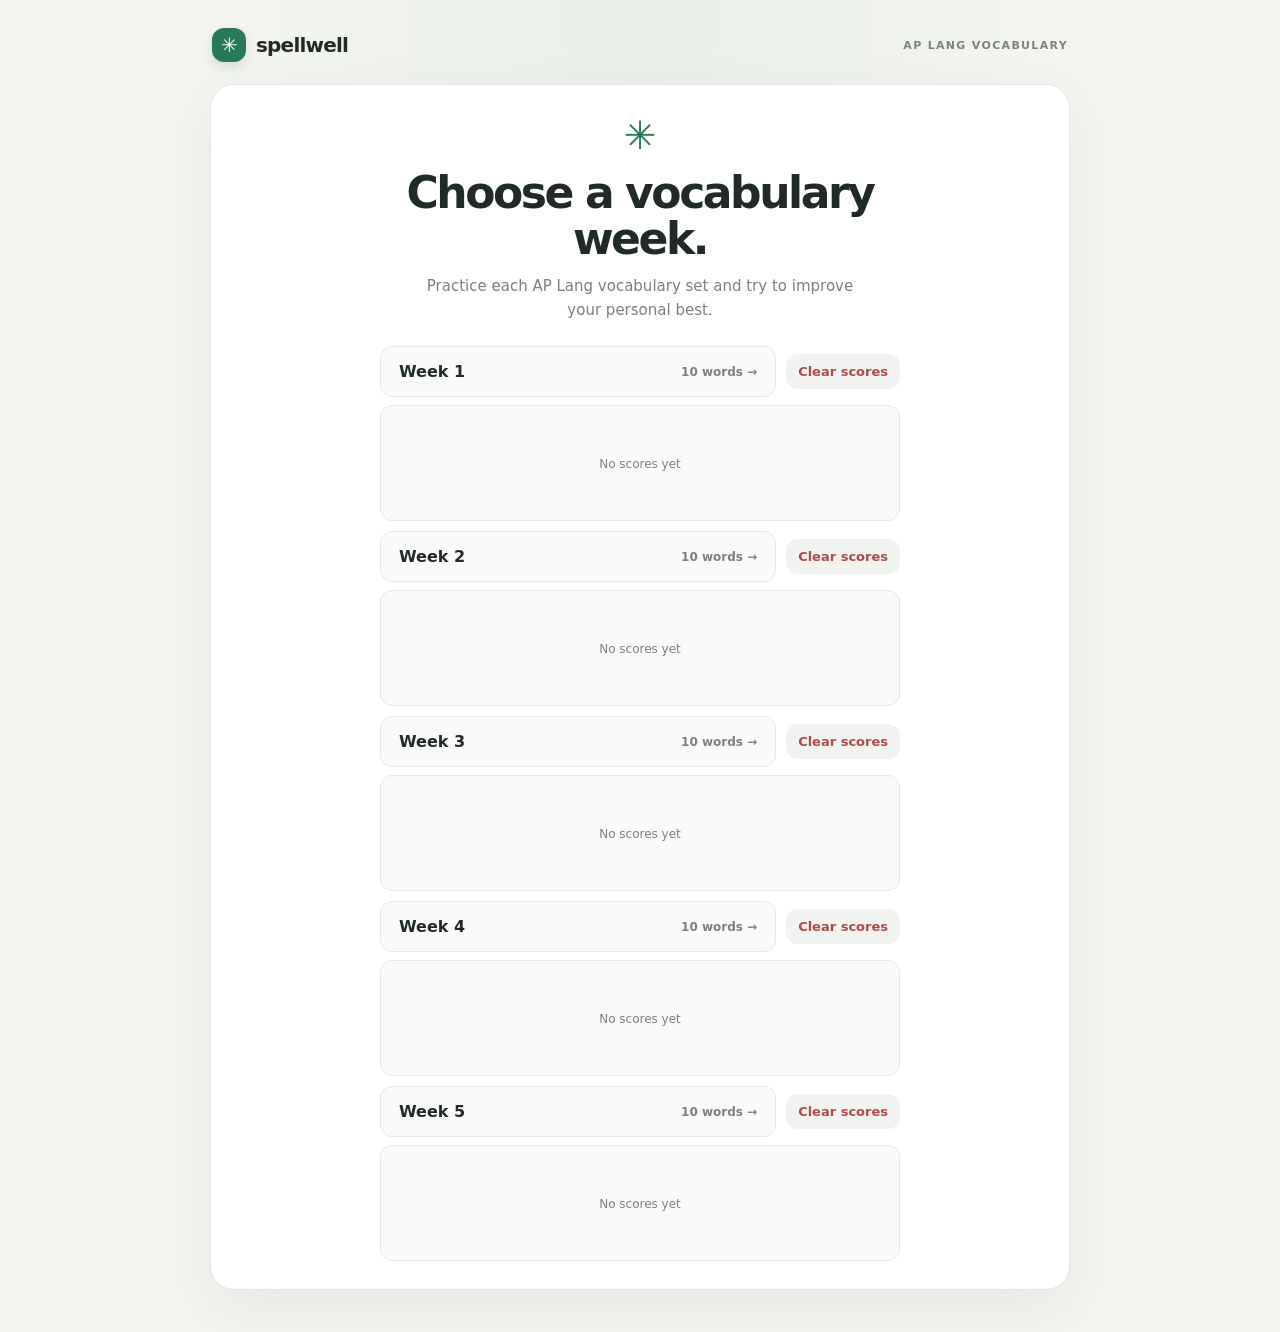
<file: index.html>
<!doctype html>
<html lang="en">

<head>
  <meta charset="utf-8">
  <meta name="viewport" content="width=device-width,initial-scale=1">
  <meta name="theme-color" content="#f5f5f0">
  <title>AP Lang Vocabulary — Spellwell</title>
  <link rel="stylesheet" href="style.css">
</head>

<body>
  <div class="shell">
    <header class="top">
      <a class="brand" href="index.html" aria-label="Go to vocabulary home"><span class="mark">✳</span><span>spellwell</span></a>
      <div class="course">AP Lang Vocabulary</div>
    </header>
    <main class="panel">
      <section class="screen">
        <div class="intro">
          <div class="spark">✳</div>
          <h1>Choose a vocabulary week.</h1>
          <p class="sub">Practice each AP Lang vocabulary set and try to improve your personal best.</p>
          <nav class="week-list" aria-label="Vocabulary weeks">
        <div class="week-row" data-week="1"><a class="week-link" href="week-1.html"><span>Week 1</span><small>10 words →</small></a><button class="clear-scores btn secondary" type="button" data-clear-week="1" aria-label="Clear scores for week 1">Clear scores</button><div class="score-history" aria-label="Week 1 score history"></div></div>
        <div class="week-row" data-week="2"><a class="week-link" href="week-2.html"><span>Week 2</span><small>10 words →</small></a><button class="clear-scores btn secondary" type="button" data-clear-week="2" aria-label="Clear scores for week 2">Clear scores</button><div class="score-history" aria-label="Week 2 score history"></div></div>
        <div class="week-row" data-week="3"><a class="week-link" href="week-3.html"><span>Week 3</span><small>10 words →</small></a><button class="clear-scores btn secondary" type="button" data-clear-week="3" aria-label="Clear scores for week 3">Clear scores</button><div class="score-history" aria-label="Week 3 score history"></div></div>
        <div class="week-row" data-week="4"><a class="week-link" href="week-4.html"><span>Week 4</span><small>10 words →</small></a><button class="clear-scores btn secondary" type="button" data-clear-week="4" aria-label="Clear scores for week 4">Clear scores</button><div class="score-history" aria-label="Week 4 score history"></div></div>
        <div class="week-row" data-week="5"><a class="week-link" href="week-5.html"><span>Week 5</span><small>10 words →</small></a><button class="clear-scores btn secondary" type="button" data-clear-week="5" aria-label="Clear scores for week 5">Clear scores</button><div class="score-history" aria-label="Week 5 score history"></div></div>
          </nav>
        </div>
      </section>
    </main>
  </div>
  <script src="script.js"></script>
</body>

</html>
</file>
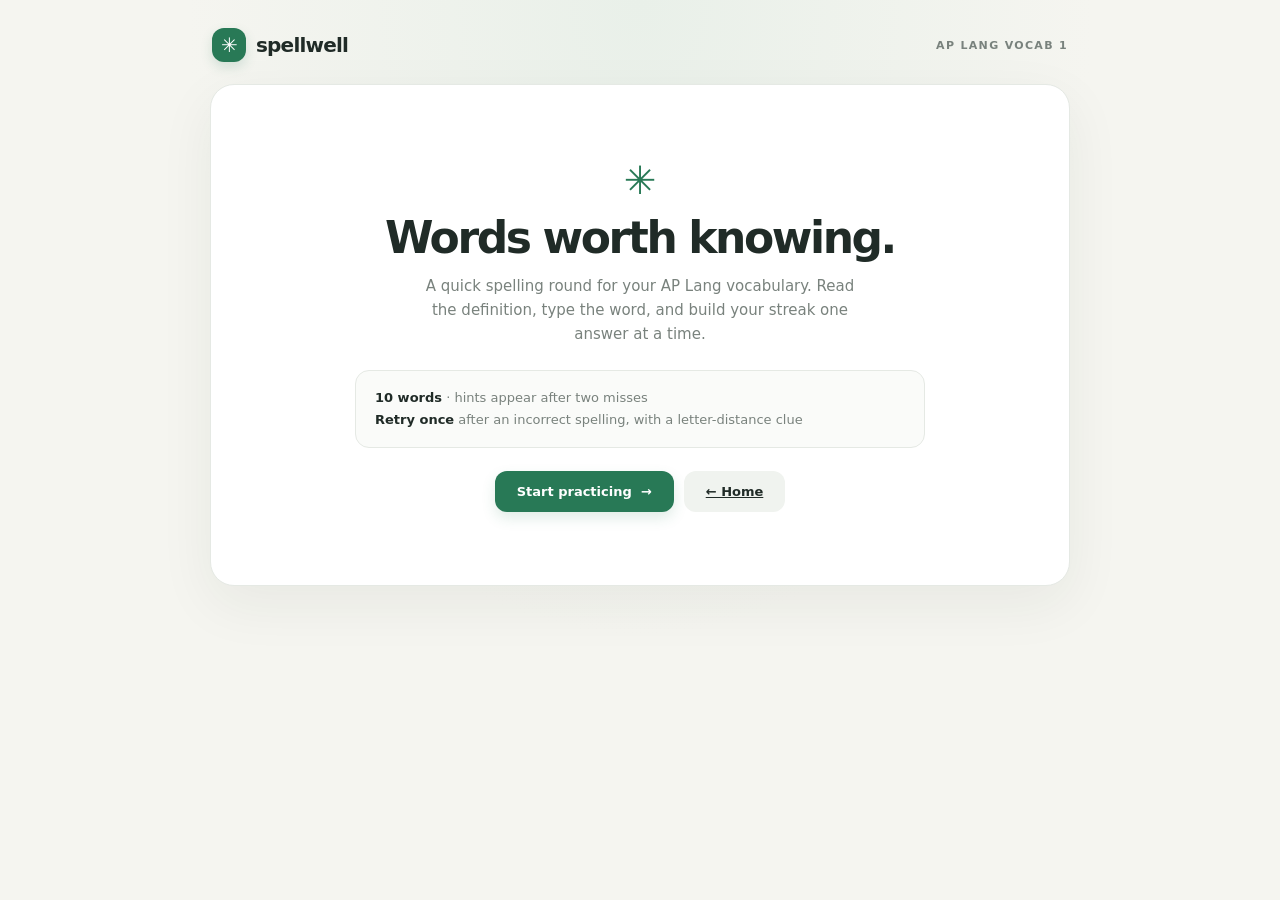
<file: week-1.html>
<!doctype html>
<html lang="en">

<head>
  <meta charset="utf-8">
  <meta name="viewport" content="width=device-width,initial-scale=1">
  <meta name="theme-color" content="#f5f5f0">
  <meta name="vocab-week" content="1">
  <title>AP Lang Vocab 1 — Spellwell</title>
  <link rel="stylesheet" href="style.css">
</head>

<body>
  <div class="shell">
    <header class="top">
      <a class="brand" href="index.html" aria-label="Go to vocabulary home"><span class="mark">✳</span><span>spellwell</span></a>
      <div class="course">AP Lang Vocab 1</div>
    </header>
    <main id="app" class="panel" aria-live="polite"></main>
  </div>
  <div id="confetti" class="confetti" aria-hidden="true"></div>
  <script>
    window.SPELLWELL_WEEK = 1;
    window.SPELLWELL_WORDS = [{"word": "Proprietary", "hint": "Pro-pri-e-tary", "definition": "Owned by a particular person or company"}, {"word": "Niche", "hint": "Niche", "definition": "A specialized role, position, or area"}, {"word": "Sporadic", "hint": "Spo-rad-ic", "definition": "Happening occasionally or irregularly"}, {"word": "Disparage", "hint": "Dis-par-age", "definition": "To speak about someone or something negatively"}, {"word": "Intrinsic", "hint": "In-trin-sic", "definition": "Naturally belonging to something; essential"}, {"word": "Contingency", "hint": "Con-tin-gen-cy", "definition": "A possible future event that may require preparation"}, {"word": "Sinecure", "hint": "Si-ne-cure", "definition": "A paid position requiring little or no work"}, {"word": "Context", "hint": "Con-text", "definition": "The circumstances surrounding a speech or piece of writing"}, {"word": "Exigence", "hint": "Ex-i-gence", "definition": "The situation or problem that prompts someone to write or speak"}, {"word": "Purpose", "hint": "Pur-pose", "definition": "What an author wants to accomplish through writing"}];
  </script>
  <script src="script.js"></script>
</body>

</html>
</file>
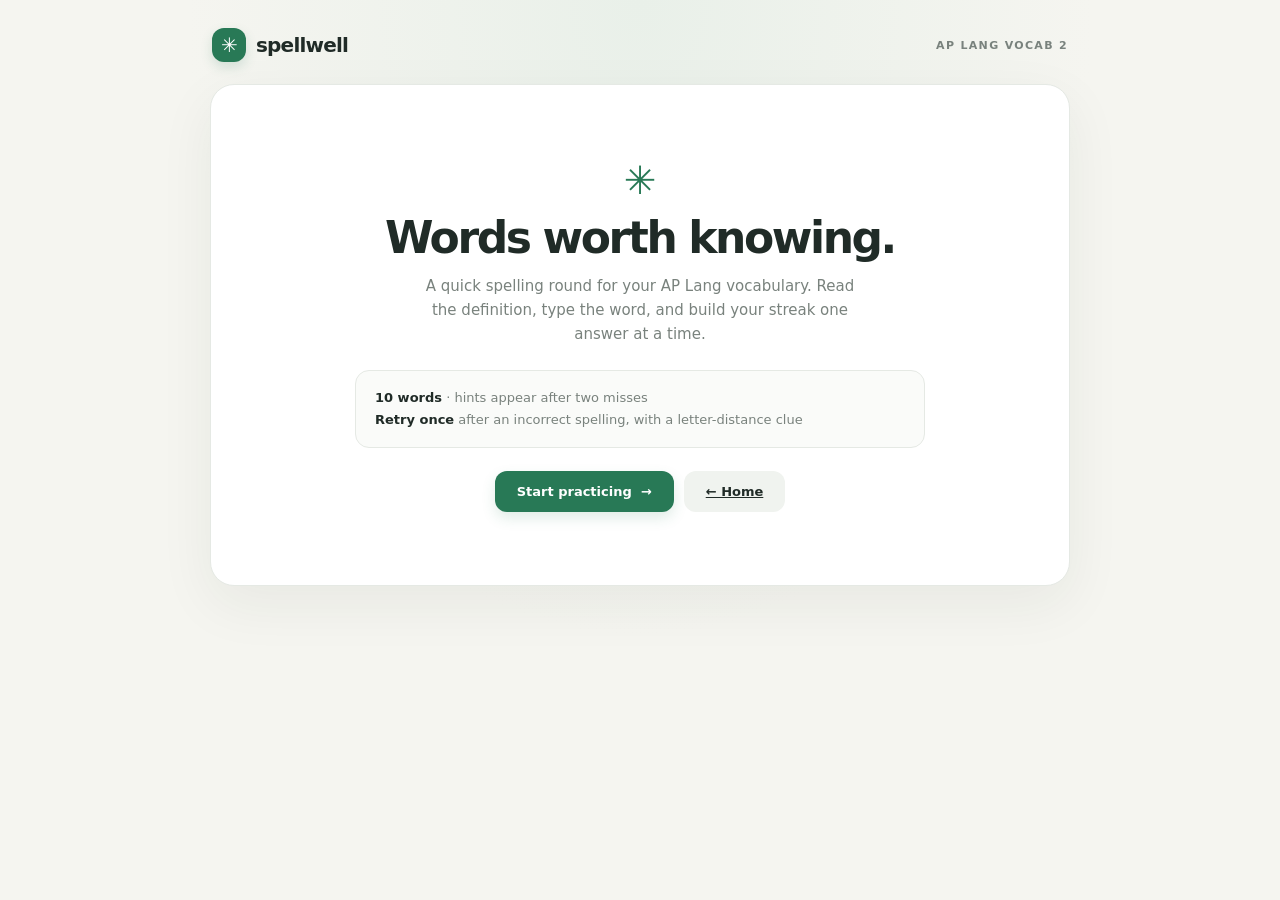
<file: week-2.html>
<!doctype html>
<html lang="en">

<head>
  <meta charset="utf-8">
  <meta name="viewport" content="width=device-width,initial-scale=1">
  <meta name="theme-color" content="#f5f5f0">
  <meta name="vocab-week" content="2">
  <title>AP Lang Vocab 2 — Spellwell</title>
  <link rel="stylesheet" href="style.css">
</head>

<body>
  <div class="shell">
    <header class="top">
      <a class="brand" href="index.html" aria-label="Go to vocabulary home"><span class="mark">✳</span><span>spellwell</span></a>
      <div class="course">AP Lang Vocab 2</div>
    </header>
    <main id="app" class="panel" aria-live="polite"></main>
  </div>
  <div id="confetti" class="confetti" aria-hidden="true"></div>
  <script>
    window.SPELLWELL_WEEK = 2;
    window.SPELLWELL_WORDS = [{"word": "Abstemious", "hint": "Ab-ste-mi-ous", "definition": "Showing restraint, especially in eating or drinking"}, {"word": "Belie", "hint": "Be-lie", "definition": "To give a false impression of something"}, {"word": "Reticent", "hint": "Ret-i-cent", "definition": "Unwilling to speak or share thoughts"}, {"word": "Ineffable", "hint": "In-ef-fa-ble", "definition": "Too great or extreme to describe in words"}, {"word": "Fastidious", "hint": "Fas-tid-i-ous", "definition": "Very attentive to details and difficult to please"}, {"word": "Quandary", "hint": "Quan-da-ry", "definition": "A state of confusion about what to do"}, {"word": "Raucous", "hint": "Rau-cous", "definition": "Loud, harsh, and disorderly"}, {"word": "Anaphora", "hint": "A-na-pho-ra", "definition": "Repetition of words at the beginnings of successive clauses"}, {"word": "Parallelism", "hint": "Par-al-lel-ism", "definition": "Using similar grammatical structures in related phrases"}, {"word": "Hyperbole", "hint": "Hy-per-bo-le", "definition": "Extreme exaggeration used for emphasis"}];
  </script>
  <script src="script.js"></script>
</body>

</html>
</file>
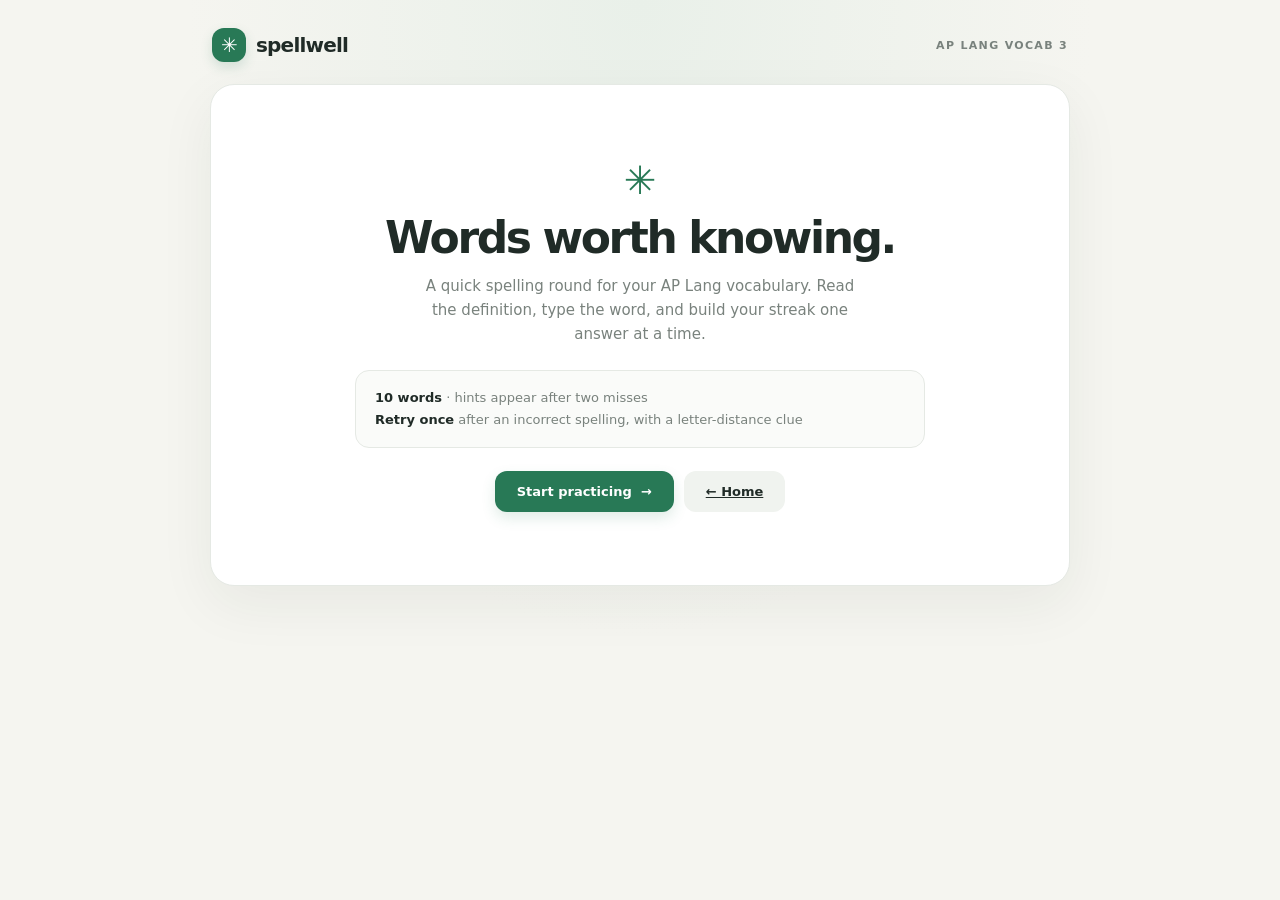
<file: week-3.html>
<!doctype html>
<html lang="en">

<head>
  <meta charset="utf-8">
  <meta name="viewport" content="width=device-width,initial-scale=1">
  <meta name="theme-color" content="#f5f5f0">
  <meta name="vocab-week" content="3">
  <title>AP Lang Vocab 3 — Spellwell</title>
  <link rel="stylesheet" href="style.css">
</head>

<body>
  <div class="shell">
    <header class="top">
      <a class="brand" href="index.html" aria-label="Go to vocabulary home"><span class="mark">✳</span><span>spellwell</span></a>
      <div class="course">AP Lang Vocab 3</div>
    </header>
    <main id="app" class="panel" aria-live="polite"></main>
  </div>
  <div id="confetti" class="confetti" aria-hidden="true"></div>
  <script>
    window.SPELLWELL_WEEK = 3;
    window.SPELLWELL_WORDS = [{"word": "Spurious", "hint": "Spu-ri-ous", "definition": "False or not genuine"}, {"word": "Ostensibly", "hint": "Os-ten-si-bly", "definition": "Apparently true, though possibly not actually true"}, {"word": "Querulous", "hint": "Quer-u-lous", "definition": "Frequently complaining in an irritated way"}, {"word": "Somnolent", "hint": "Som-no-lent", "definition": "Sleepy or drowsy"}, {"word": "Mélange", "hint": "Mé-lange", "definition": "A mixture of different things"}, {"word": "Pugnacious", "hint": "Pug-na-cious", "definition": "Eager to argue or fight"}, {"word": "Languid", "hint": "Lan-guid", "definition": "Lacking energy; slow and relaxed"}, {"word": "Chiasmus", "hint": "Chi-as-mus", "definition": "Reversing the order of words or ideas in parallel clauses"}, {"word": "Zeugma", "hint": "Zeug-ma", "definition": "One word applies to two others in different ways"}, {"word": "Litotes", "hint": "Li-to-tes", "definition": "Understatement for effect, often using a negative"}];
  </script>
  <script src="script.js"></script>
</body>

</html>
</file>
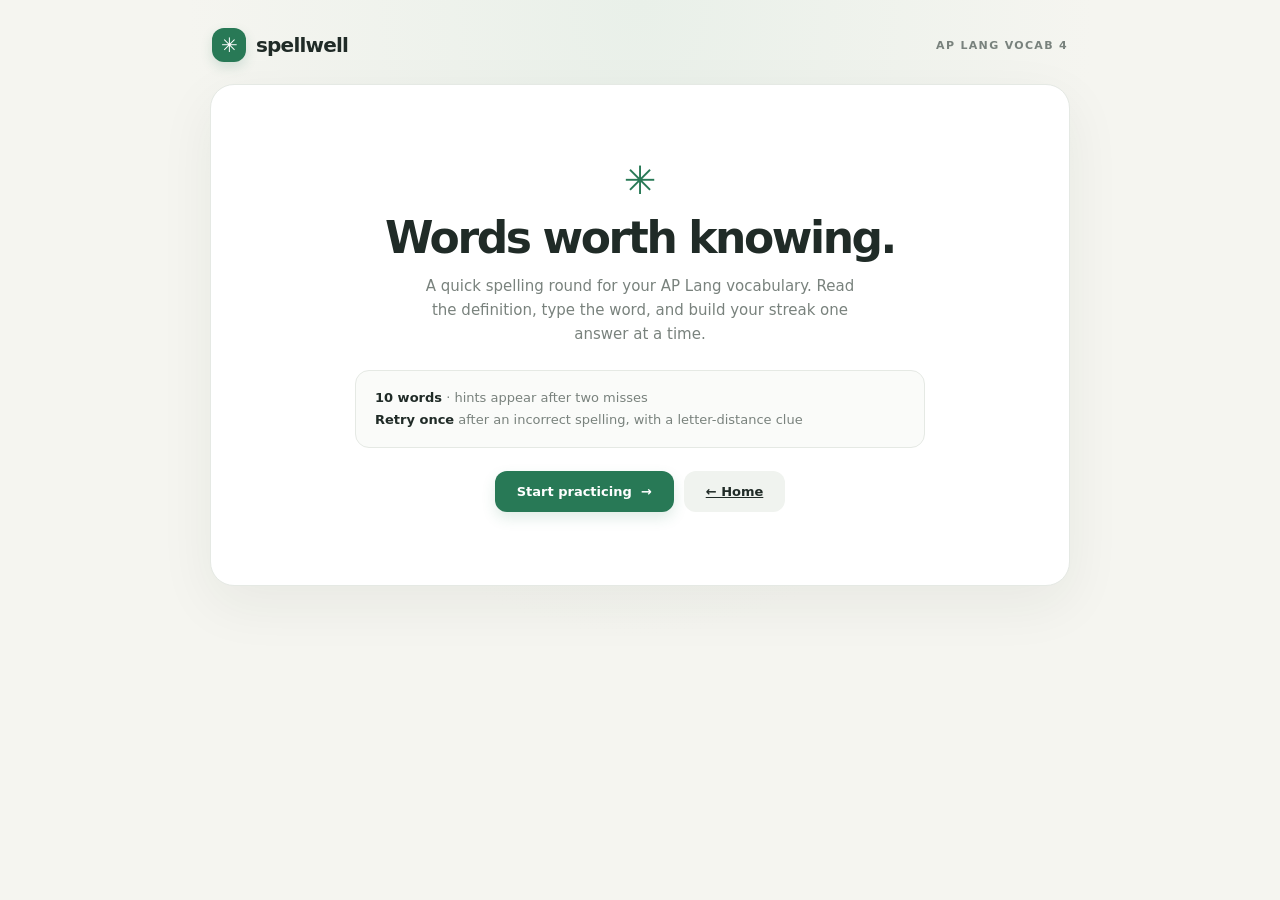
<file: week-4.html>
<!doctype html>
<html lang="en">

<head>
  <meta charset="utf-8">
  <meta name="viewport" content="width=device-width,initial-scale=1">
  <meta name="theme-color" content="#f5f5f0">
  <meta name="vocab-week" content="4">
  <title>AP Lang Vocab 4 — Spellwell</title>
  <link rel="stylesheet" href="style.css">
</head>

<body>
  <div class="shell">
    <header class="top">
      <a class="brand" href="index.html" aria-label="Go to vocabulary home"><span class="mark">✳</span><span>spellwell</span></a>
      <div class="course">AP Lang Vocab 4</div>
    </header>
    <main id="app" class="panel" aria-live="polite"></main>
  </div>
  <div id="confetti" class="confetti" aria-hidden="true"></div>
  <script>
    window.SPELLWELL_WEEK = 4;
    window.SPELLWELL_WORDS = [{"word": "Perfunctory", "hint": "Per-func-tory", "definition": "Done as a routine duty with little interest"}, {"word": "Benign", "hint": "Ben-ign", "definition": "Having no significant or harmful effect"}, {"word": "Rancor", "hint": "Ran-cor", "definition": "Resentment or bitterness over a past wrong"}, {"word": "Inveterate", "hint": "In-vet-er-ate", "definition": "Having a habit that is deeply ingrained"}, {"word": "Tacit", "hint": "Tac-it", "definition": "Understood without being directly expressed in words"}, {"word": "Vociferous", "hint": "Vo-cif-er-ous", "definition": "Expressing opinions loudly and forcefully"}, {"word": "Furtive", "hint": "Fur-tive", "definition": "Done secretly to avoid being noticed"}, {"word": "Antithesis", "hint": "An-ti-the-sis", "definition": "The juxtaposition of contrasting ideas"}, {"word": "Climax", "hint": "Cli-max", "definition": "Arranging ideas in order of increasing importance"}, {"word": "Epistrophe", "hint": "E-pis-tro-phe", "definition": "Repetition of words at the ends of successive clauses"}];
  </script>
  <script src="script.js"></script>
</body>

</html>
</file>
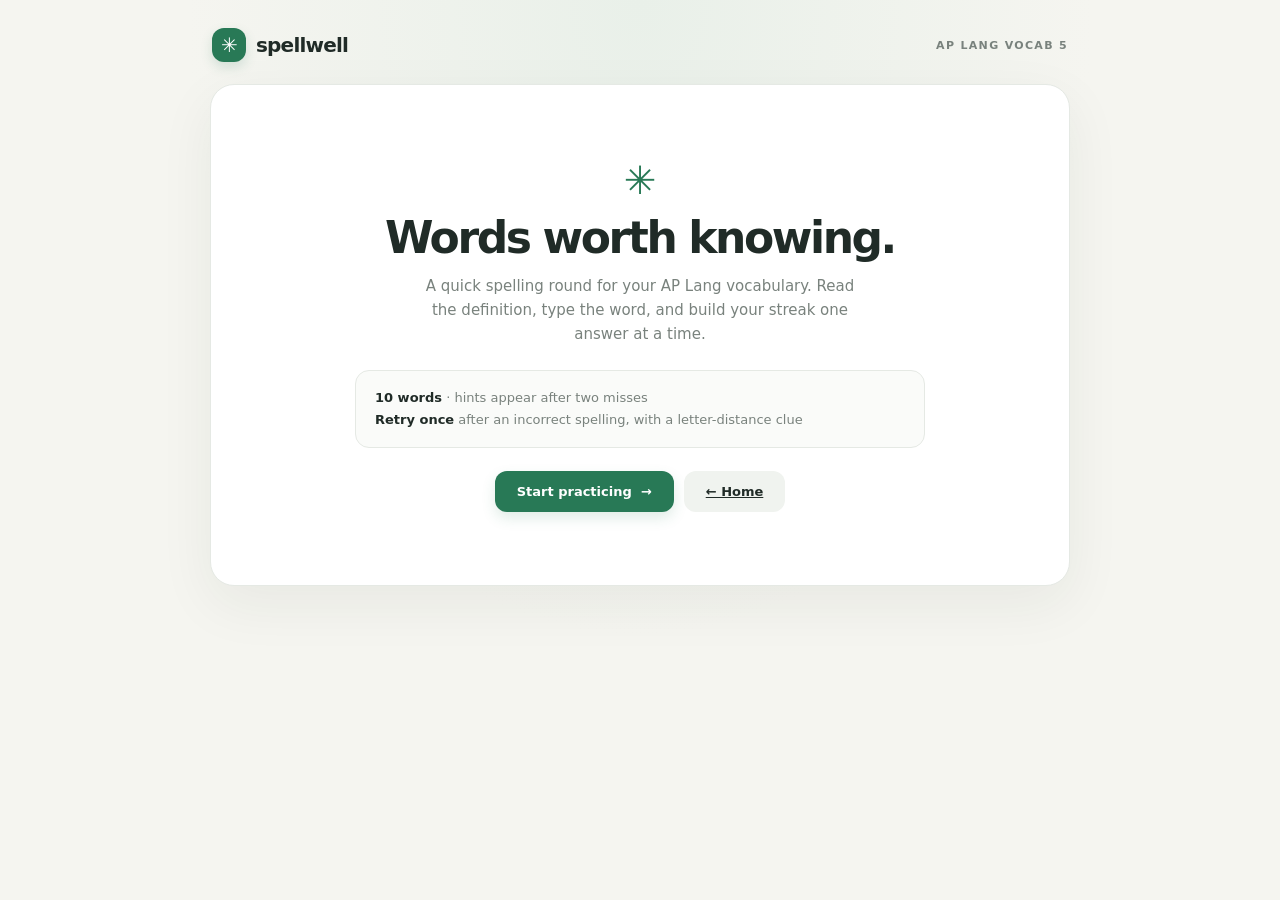
<file: week-5.html>
<!doctype html>
<html lang="en">

<head>
  <meta charset="utf-8">
  <meta name="viewport" content="width=device-width,initial-scale=1">
  <meta name="theme-color" content="#f5f5f0">
  <meta name="vocab-week" content="5">
  <title>AP Lang Vocab 5 — Spellwell</title>
  <link rel="stylesheet" href="style.css">
</head>

<body>
  <div class="shell">
    <header class="top">
      <a class="brand" href="index.html" aria-label="Go to vocabulary home"><span class="mark">✳</span><span>spellwell</span></a>
      <div class="course">AP Lang Vocab 5</div>
    </header>
    <main id="app" class="panel" aria-live="polite"></main>
  </div>
  <div id="confetti" class="confetti" aria-hidden="true"></div>
  <script>
    window.SPELLWELL_WEEK = 5;
    window.SPELLWELL_WORDS = [{"word": "Intransigence", "hint": "In-tran-si-gence", "definition": "Stubborn refusal to change your mind or compromise"}, {"word": "Chagrin", "hint": "Cha-grin", "definition": "A feeling of embarrassment or disappointment"}, {"word": "Predilection", "hint": "Pre-di-lec-tion", "definition": "A strong liking or preference for something"}, {"word": "Incontrovertible", "hint": "In-con-tro-ver-ti-ble", "definition": "So clearly true that it cannot reasonably be disputed"}, {"word": "Equivocate", "hint": "E-qui-vo-cate", "definition": "To avoid giving a clear or direct answer"}, {"word": "Incongruous", "hint": "In-con-gru-ous", "definition": "Strange or out of place because something does not fit"}, {"word": "Acquiesce", "hint": "Ac-qui-esce", "definition": "To accept or agree to something without resisting"}, {"word": "Paradox", "hint": "Para-dox", "definition": "A seeming contradiction that may reveal a truth"}, {"word": "Asyndeton", "hint": "A-syn-de-ton", "definition": "The omission of conjunctions between words or phrases"}, {"word": "Polysyndeton", "hint": "Poly-syn-de-ton", "definition": "The use of multiple conjunctions in close succession"}];
  </script>
  <script src="script.js"></script>
</body>

</html>
</file>
<file: style.css>
:root {
  --bg: #f5f5f0;
  --paper: #fff;
  --ink: #202b27;
  --muted: #79827d;
  --green: #287956;
  --green-dark: #1b6245;
  --pale: #e8f3ec;
  --line: #e5e9e4;
  --red: #ad4c4a;
  --gold: #a66b19;
  --shadow: 0 18px 55px #1d302510
}

* {
  box-sizing: border-box
}

body {
  margin: 0;
  min-height: 100vh;
  background: radial-gradient(ellipse at 50% 0, #e9f0e9 0, transparent 50%), var(--bg);
  color: var(--ink);
  font-family: ui-rounded, "Avenir Next", Avenir, Inter, system-ui, -apple-system, sans-serif;
  display: flex;
  justify-content: center;
  padding: 28px 18px 42px
}

button,
input {
  font: inherit
}

button {
  cursor: pointer
}

.shell {
  width: min(860px, 100%)
}

.top {
  display: flex;
  align-items: center;
  justify-content: space-between;
  margin: 0 2px 22px
}

.brand {
  display: flex;
  align-items: center;
  gap: 10px;
  font-size: 20px;
  font-weight: 800;
  letter-spacing: -.04em;
  color: var(--ink);
  text-decoration: none
}

.mark {
  width: 34px;
  height: 34px;
  border-radius: 12px;
  background: var(--green);
  color: #fff;
  display: grid;
  place-items: center;
  font-size: 20px;
  box-shadow: 0 5px 12px #2879562b
}

.course {
  font-size: 11px;
  letter-spacing: .12em;
  font-weight: 800;
  color: var(--muted);
  text-transform: uppercase
}

.panel {
  background: var(--paper);
  border: 1px solid var(--line);
  border-radius: 24px;
  box-shadow: var(--shadow);
  overflow: hidden
}

.quiz {
  padding: 28px clamp(20px, 6vw, 60px) 24px
}

.topline {
  display: flex;
  align-items: center;
  justify-content: space-between;
  margin-bottom: 12px
}

.eyebrow {
  font-size: 10px;
  letter-spacing: .12em;
  font-weight: 850;
  color: var(--muted)
}

.timer {
  font-variant-numeric: tabular-nums;
  font-weight: 750;
  color: var(--muted);
  font-size: 13px
}

.track {
  height: 8px;
  border-radius: 9px;
  background: #e9ede8;
  overflow: hidden;
  margin-bottom: 30px
}

.fill {
  height: 100%;
  width: 0;
  background: linear-gradient(90deg, #277653, #60ae80);
  border-radius: inherit;
  transition: width .55s cubic-bezier(.2, .8, .2, 1)
}

.prompt-card {
  background: linear-gradient(140deg, #fbfcfa, #f6f9f5);
  border: 1px solid #edf0eb;
  border-radius: 19px;
  padding: clamp(24px, 5vw, 44px) clamp(18px, 5vw, 50px) 32px;
  text-align: center;
  min-height: 300px;
  display: flex;
  flex-direction: column;
  justify-content: center
}

.tag {
  align-self: center;
  background: var(--pale);
  color: var(--green);
  padding: 7px 11px;
  border-radius: 99px;
  font-size: 10px;
  font-weight: 850;
  letter-spacing: .09em
}

.prompt-label {
  font-size: 13px;
  color: var(--muted);
  margin: 20px 0 9px
}

.definition {
  font-size: clamp(19px, 3vw, 25px);
  line-height: 1.43;
  letter-spacing: -.025em;
  font-weight: 740;
  max-width: 650px;
  margin: 0 auto 26px
}

.entry-wrap {
  width: min(520px, 100%);
  margin: 0 auto
}

.answer {
  width: 100%;
  height: 58px;
  border: 1px solid #dce4dc;
  border-radius: 13px;
  background: #fff;
  text-align: center;
  padding: 0 16px;
  font-size: 19px;
  font-weight: 650;
  color: var(--ink);
  outline: none;
  transition: border-color .2s, box-shadow .2s
}

.answer:focus {
  border-color: #60a580;
  box-shadow: 0 0 0 4px #28795616
}

.answer:disabled {
  opacity: .7
}

.feedback {
  min-height: 25px;
  margin: 10px 0 0;
  color: var(--muted);
  font-size: 13px;
  line-height: 1.55
}

.feedback.good {
  color: var(--green);
  font-weight: 750
}

.feedback.bad {
  color: var(--red);
  font-weight: 650
}

.feedback.hint {
  color: var(--gold)
}

.actions {
  display: flex;
  justify-content: center;
  gap: 10px;
  margin-top: 13px
}

.btn {
  border: 0;
  border-radius: 12px;
  padding: 13px 22px;
  font-size: 13px;
  font-weight: 780;
  transition: transform .16s, background .16s, box-shadow .16s
}

.btn:hover {
  transform: translateY(-1px)
}

.primary {
  background: var(--green);
  color: #fff;
  box-shadow: 0 6px 14px #28795625
}

.primary:hover {
  background: var(--green-dark)
}

.secondary {
  background: #f0f3ef;
  color: var(--ink)
}

.secondary:hover {
  background: #e8ede8
}

.bottom {
  display: flex;
  justify-content: space-between;
  gap: 12px;
  align-items: center;
  margin-top: 18px;
  color: var(--muted);
  font-size: 11px
}

.stat {
  display: flex;
  gap: 6px;
  align-items: center
}

.stat strong {
  color: var(--ink);
  font-variant-numeric: tabular-nums
}

.screen {
  min-height: 500px;
  display: grid;
  place-items: center;
  padding: 28px
}

.intro,
.finish {
  width: min(570px, 100%);
  text-align: center
}

.spark {
  font-size: 39px;
  color: var(--green)
}

h1 {
  font-size: clamp(30px, 6vw, 44px);
  letter-spacing: -.055em;
  line-height: 1.05;
  margin: 12px 0
}

.sub {
  color: var(--muted);
  font-size: 15px;
  line-height: 1.6;
  margin: 12px auto 24px;
  max-width: 450px
}

.list-preview {
  border: 1px solid var(--line);
  background: #fafbf9;
  text-align: left;
  border-radius: 14px;
  padding: 16px 19px;
  margin: 0 auto 23px;
  color: var(--muted);
  font-size: 13px;
  line-height: 1.7
}

.list-preview b {
  color: var(--ink)
}

.bestbox {
  background: #f7f9f6;
  border-radius: 15px;
  padding: 17px;
  margin: 23px auto;
  max-width: 380px
}

.bestbox small {
  display: block;
  color: var(--muted);
  font-size: 10px;
  font-weight: 850;
  letter-spacing: .1em
}

.bestbox strong {
  display: block;
  font-size: 28px;
  margin-top: 4px;
  font-variant-numeric: tabular-nums
}

.confetti {
  position: fixed;
  z-index: 5;
  left: 0;
  top: 0;
  width: 100%;
  height: 100%;
  pointer-events: none;
  overflow: hidden
}

.piece {
  position: absolute;
  width: 8px;
  height: 11px;
  border-radius: 2px;
  animation: fall 850ms cubic-bezier(.12, .68, .3, 1) forwards
}

@keyframes fall {
  0% {
    transform: translate(0, 0) rotate(0);
    opacity: 1
  }

  100% {
    transform: translate(var(--dx), var(--dy)) rotate(var(--rot));
    opacity: 0
  }
}

.sr {
  position: absolute;
  width: 1px;
  height: 1px;
  clip: rect(0, 0, 0, 0);
  overflow: hidden
}

.week-list {
  display: grid;
  gap: 10px;
  width: min(520px, 100%);
  margin: 0 auto
}

.week-row {
  display: grid;
  grid-template-columns: minmax(0, 1fr) auto;
  gap: 8px 10px;
  align-items: center
}

.week-link {
  display: flex;
  align-items: center;
  justify-content: space-between;
  padding: 15px 18px;
  border: 1px solid var(--line);
  border-radius: 12px;
  background: #fafbf9;
  color: var(--ink);
  text-decoration: none;
  font-weight: 780
}

.week-link:hover {
  border-color: #b9cbbf;
  background: #f4f8f4
}

.week-link small {
  color: var(--muted);
  font-size: 12px
}

.clear-scores {
  padding: 10px 12px;
  color: var(--red);
  white-space: nowrap
}

.score-history {
  grid-column: 1 / -1;
  min-height: 116px;
  border: 1px solid var(--line);
  border-radius: 12px;
  background: #fafbf9;
  padding: 8px 12px 6px
}

.score-history svg {
  display: block;
  width: 100%;
  height: 92px
}

.no-history {
  min-height: 100px;
  display: grid;
  place-items: center;
  margin: 0;
  color: var(--muted);
  font-size: 12px
}

.history-labels {
  display: flex;
  justify-content: space-between;
  gap: 8px;
  color: var(--muted);
  font-size: 9px
}

.home-link {
  color: var(--green);
  font-weight: 780;
  text-decoration: none
}

.home-link:hover {
  text-decoration: underline
}

.saved-times {
  max-width: 380px;
  margin: 12px auto 0;
  color: var(--muted)
}

.saved-times small {
  font-size: 10px;
  font-weight: 850;
  letter-spacing: .1em
}

.saved-times p {
  margin: 6px 0 0;
  font-size: 12px;
  line-height: 1.7;
  overflow-wrap: anywhere
}

@media(max-width:540px) {
  body {
    padding: 17px 12px 28px
  }

  .top {
    margin-bottom: 15px
  }

  .quiz {
    padding: 20px 15px 17px
  }

  .track {
    margin-bottom: 17px
  }

  .prompt-card {
    min-height: 330px;
    padding: 23px 14px
  }

  .bottom {
    font-size: 10px
  }

  .course {
    font-size: 9px
  }

  .screen {
    min-height: 450px;
    padding: 22px
  }
}

@media(prefers-reduced-motion:reduce) {

  *,
  *::before,
  *::after {
    scroll-behavior: auto !important;
    animation-duration: .01ms !important;
    transition-duration: .01ms !important
  }
}
</file>
